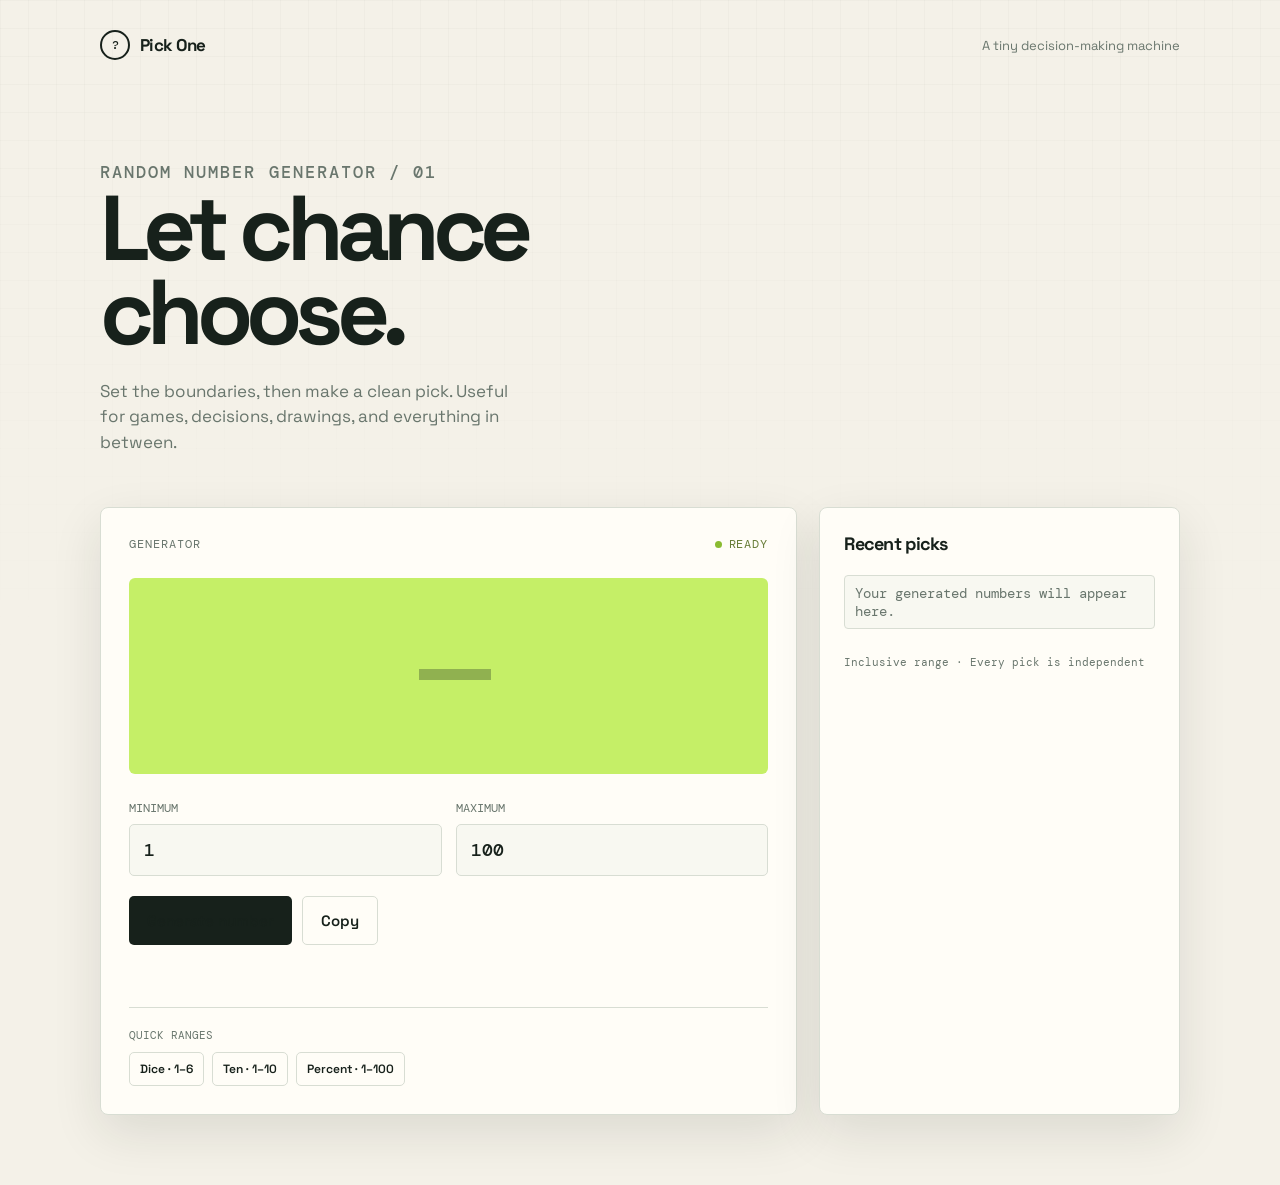
<file: number-generator-simple.html>
<!DOCTYPE html>
<html lang="en">
<head>
  <meta charset="UTF-8">
  <meta name="viewport" content="width=device-width, initial-scale=1.0">
  <meta name="description" content="A fast, simple random number generator.">
  <title>Pick One | Random Number Generator</title>
  <style>
    @import url('https://fonts.googleapis.com/css2?family=DM+Mono:wght@400;500&family=Space+Grotesk:wght@400;500;600;700&display=swap');

    :root {
      --ink: #17211b;
      --muted: #69766d;
      --paper: #f4f1e8;
      --card: #fffdf7;
      --line: #d8ddd3;
      --lime: #c5ef67;
      --orange: #ff8d5c;
      --shadow: 0 18px 50px rgba(23, 33, 27, 0.11);
    }

    * { box-sizing: border-box; }

    body {
      min-height: 100vh;
      margin: 0;
      color: var(--ink);
      background: var(--paper);
      font-family: 'Space Grotesk', 'Trebuchet MS', sans-serif;
    }

    body::before {
      position: fixed;
      z-index: -1;
      inset: 0;
      content: '';
      opacity: .65;
      background-image: linear-gradient(rgba(23, 33, 27, .035) 1px, transparent 1px), linear-gradient(90deg, rgba(23, 33, 27, .035) 1px, transparent 1px);
      background-size: 28px 28px;
      mask-image: linear-gradient(to bottom, black, transparent 80%);
    }

    .site-header, main { width: min(1080px, calc(100% - 40px)); margin: 0 auto; }

    .site-header {
      display: flex;
      align-items: center;
      justify-content: space-between;
      padding: 30px 0;
    }

    .brand { display: flex; align-items: center; gap: 10px; font-size: 17px; font-weight: 700; letter-spacing: -.03em; }
    .brand-mark { display: grid; width: 30px; height: 30px; place-items: center; color: var(--ink); border: 2px solid var(--ink); border-radius: 50%; font-family: 'DM Mono', monospace; font-size: 12px; font-weight: 500; }
    .header-note { color: var(--muted); font-size: 13px; }

    main { padding: 46px 0 70px; }
    .intro { max-width: 680px; animation: rise .6s ease-out both; }
    .eyebrow { margin: 0 0 14px; color: #657b35; font-family: 'DM Mono', monospace; font-size: 12px; font-weight: 500; letter-spacing: .12em; text-transform: uppercase; }
    h1 { max-width: 650px; margin: 0; font-size: clamp(48px, 8vw, 92px); line-height: .92; letter-spacing: -.075em; }
    .intro p { max-width: 430px; margin: 24px 0 0; color: var(--muted); font-size: 17px; line-height: 1.5; }

    .workspace { display: grid; grid-template-columns: minmax(0, 1.45fr) minmax(280px, .75fr); gap: 22px; margin-top: 52px; }
    .panel { border: 1px solid var(--line); border-radius: 8px; background: var(--card); box-shadow: var(--shadow); }
    .generator { padding: 28px; animation: rise .7s .1s ease-out both; }
    .panel-label { display: flex; align-items: center; justify-content: space-between; margin-bottom: 26px; color: var(--muted); font-family: 'DM Mono', monospace; font-size: 12px; text-transform: uppercase; letter-spacing: .08em; }
    .status { display: flex; align-items: center; gap: 7px; color: #657b35; }
    .status::before { width: 7px; height: 7px; border-radius: 50%; background: #8abb31; content: ''; }

    .result { display: flex; min-height: 196px; align-items: center; justify-content: center; margin-bottom: 26px; overflow: hidden; border-radius: 6px; background: var(--lime); }
    #result { color: var(--ink); font-family: 'DM Mono', monospace; font-size: clamp(64px, 11vw, 120px); font-weight: 500; letter-spacing: -.1em; line-height: 1; }
    #result.placeholder { color: rgba(23, 33, 27, .3); }
    .inputs { display: grid; grid-template-columns: 1fr 1fr; gap: 14px; }
    label { display: grid; gap: 8px; color: var(--muted); font-family: 'DM Mono', monospace; font-size: 12px; text-transform: uppercase; }
    input { width: 100%; border: 1px solid var(--line); border-radius: 5px; padding: 13px 14px; color: var(--ink); background: #f8f8f1; font: 500 18px 'DM Mono', monospace; outline: none; }
    input:focus { border-color: var(--ink); box-shadow: 0 0 0 3px rgba(197, 239, 103, .45); }
    .actions { display: flex; gap: 10px; margin-top: 20px; }
    button { border: 0; border-radius: 5px; padding: 14px 18px; color: var(--ink); background: var(--ink); font: 600 15px 'Space Grotesk', sans-serif; cursor: pointer; transition: transform .15s ease, background .15s ease; }
    button:hover { transform: translateY(-2px); background: #344539; }
    button:active { transform: translateY(0); }
    button.secondary { border: 1px solid var(--line); color: var(--ink); background: transparent; }
    button.secondary:hover { background: #f0efe7; }
    .error { min-height: 20px; margin: 12px 0 0; color: #c2512d; font-size: 13px; }

    .history { padding: 24px; animation: rise .7s .2s ease-out both; }
    .history h2 { margin: 0 0 20px; font-size: 18px; letter-spacing: -.04em; }
    #history-list { display: flex; flex-wrap: wrap; gap: 8px; min-height: 40px; margin: 0; padding: 0; list-style: none; }
    #history-list li { padding: 8px 10px; border: 1px solid var(--line); border-radius: 4px; background: #f8f8f1; font: 14px 'DM Mono', monospace; }
    .empty { color: var(--muted); font-size: 14px; line-height: 1.5; }
    .presets { display: flex; flex-wrap: wrap; gap: 8px; margin-top: 30px; padding-top: 20px; border-top: 1px solid var(--line); }
    .presets-title { width: 100%; margin-bottom: 2px; color: var(--muted); font-family: 'DM Mono', monospace; font-size: 11px; text-transform: uppercase; }
    .preset { padding: 8px 10px; font-size: 12px; }
    .footer { margin-top: 26px; color: var(--muted); font: 11px 'DM Mono', monospace; }

    @keyframes rise { from { opacity: 0; transform: translateY(14px); } to { opacity: 1; transform: translateY(0); } }
    @media (max-width: 720px) {
      .site-header, main { width: min(100% - 28px, 540px); }
      .site-header { padding: 20px 0; }
      .header-note { display: none; }
      main { padding-top: 40px; }
      .workspace { grid-template-columns: 1fr; margin-top: 38px; }
      .generator { padding: 18px; }
      .history { padding: 20px 18px; }
    }
  </style>
</head>
<body>
  <header class="site-header">
    <div class="brand"><span class="brand-mark">?</span> Pick One</div>
    <div class="header-note">A tiny decision-making machine</div>
  </header>

  <main>
    <section class="intro">
      <p class="eyebrow">Random number generator / 01</p>
      <h1>Let chance<br>choose.</h1>
      <p>Set the boundaries, then make a clean pick. Useful for games, decisions, drawings, and everything in between.</p>
    </section>

    <section class="workspace" aria-label="Number generator">
      <div class="panel generator">
        <div class="panel-label"><span>Generator</span><span class="status">Ready</span></div>
        <div class="result" aria-live="polite"><span id="result" class="placeholder">—</span></div>
        <div class="inputs">
          <label for="min">Minimum<input type="number" id="min" value="1"></label>
          <label for="max">Maximum<input type="number" id="max" value="100"></label>
        </div>
        <div class="actions">
          <button id="generate" type="button">Generate number</button>
          <button id="copy" class="secondary" type="button" title="Copy result" disabled>Copy</button>
        </div>
        <p id="error" class="error" role="alert"></p>
        <div class="presets">
          <span class="presets-title">Quick ranges</span>
          <button class="preset secondary" type="button" data-min="1" data-max="6">Dice · 1–6</button>
          <button class="preset secondary" type="button" data-min="1" data-max="10">Ten · 1–10</button>
          <button class="preset secondary" type="button" data-min="1" data-max="100">Percent · 1–100</button>
        </div>
      </div>

      <aside class="panel history">
        <h2>Recent picks</h2>
        <ul id="history-list"><li class="empty">Your generated numbers will appear here.</li></ul>
        <p class="footer">Inclusive range · Every pick is independent</p>
      </aside>
    </section>
  </main>

  <script>
    const minInput = document.getElementById('min');
    const maxInput = document.getElementById('max');
    const result = document.getElementById('result');
    const error = document.getElementById('error');
    const copyButton = document.getElementById('copy');
    const historyList = document.getElementById('history-list');
    const history = [];

    function generateNumber() {
      const min = Number(minInput.value);
      const max = Number(maxInput.value);

      if (!Number.isInteger(min) || !Number.isInteger(max)) {
        error.textContent = 'Enter whole numbers for both boundaries.';
        return;
      }
      if (min > max) {
        error.textContent = 'The minimum must be less than or equal to the maximum.';
        return;
      }

      const number = Math.floor(Math.random() * (max - min + 1)) + min;
      result.textContent = number;
      result.classList.remove('placeholder');
      copyButton.disabled = false;
      error.textContent = '';
      history.unshift(number);
      history.splice(8);
      historyList.innerHTML = history.map((item) => `<li>${item}</li>`).join('');
    }

    document.getElementById('generate').addEventListener('click', generateNumber);
    [minInput, maxInput].forEach((input) => input.addEventListener('keydown', (event) => {
      if (event.key === 'Enter') generateNumber();
    }));
    document.querySelectorAll('.preset').forEach((button) => button.addEventListener('click', () => {
      minInput.value = button.dataset.min;
      maxInput.value = button.dataset.max;
      generateNumber();
    }));
    copyButton.addEventListener('click', async () => {
      await navigator.clipboard.writeText(result.textContent);
      copyButton.textContent = 'Copied';
      setTimeout(() => { copyButton.textContent = 'Copy'; }, 1200);
    });
  </script>
</body>
</html>
</file>
